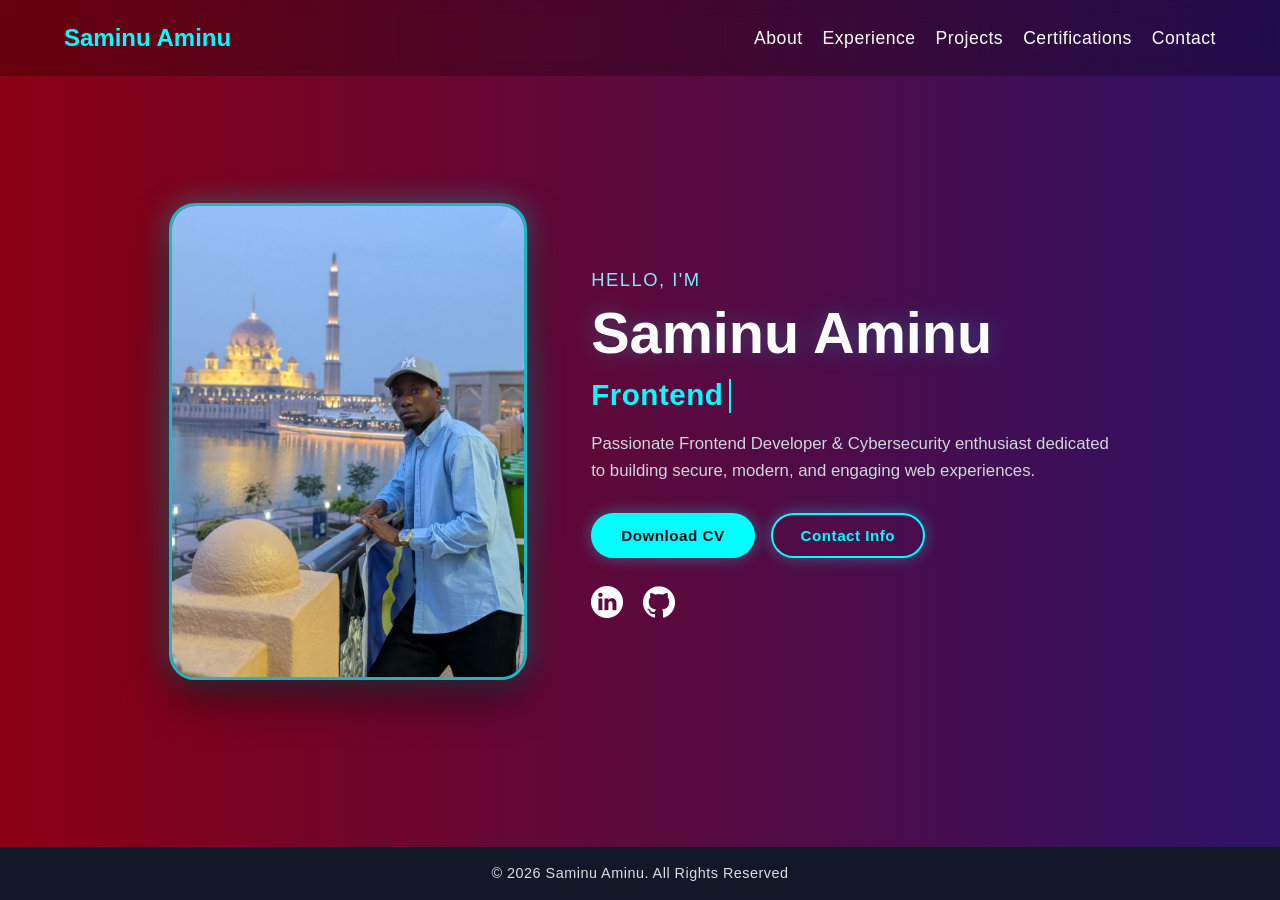
<file: index.html>
<!DOCTYPE html>
<html lang="en">
<head>
  <meta charset="UTF-8" />
  <meta name="viewport" content="width=device-width, initial-scale=1.0" />
  <title>Saminu Aminu | Home</title>
  <link rel="stylesheet" href="style.css" />
  <script src="script.js" defer></script>
</head>
<body>
  <nav id="desktop-nav">
    <div class="logo" style="color:aqua;">Saminu Aminu</div>
    <ul class="nav-links">
      <li><a href="about.html">About</a></li>
      <li><a href="experience.html">Experience</a></li>
      <li><a href="projects.html">Projects</a></li>
      <li><a href="projects.html#certifications">Certifications</a></li>
      <li><a href="contact.html">Contact</a></li>
    </ul>
    <div class="mobile-nav">
      <div class="hamburger-icon" onclick="toggleMenu()">
        <span></span>
        <span></span>
        <span></span>
      </div>
      <ul class="menu-links">
        <li><a href="about.html">About</a></li>
        <li><a href="experience.html">Experience</a></li>
        <li><a href="projects.html">Projects</a></li>
        <li><a href="projects.html#certifications">Certifications</a></li>
        <li><a href="contact.html">Contact</a></li>
      </ul>
    </div>
  </nav>

  <section id="profile" class="reveal">
    <div class="section__pic-container">
      <img src="./assets/Sameen1.jpg" class="pics" alt="Saminu Aminu - Profile Picture" fetchpriority="high" />
    </div>
    <div class="section__text">
      <p class="section__text__p1">Hello, I'm</p>
      <h1 class="title">Saminu Aminu</h1>
      <p class="section__text__p2"></p>
      <p class="section__text__bio">Passionate Frontend Developer & Cybersecurity enthusiast dedicated to building secure, modern, and engaging web experiences.</p>
      <div class="btn-container">
        <button class="btn" onclick="window.open('./assets/My_Resume.pdf')">Download CV</button>
        <button class="btn btn-secondary" onclick="location.href='contact.html'">Contact Info</button>
      </div>
      <div id="socials-container">
        <img src="./assets/linkedin.png" class="icon" alt="LinkedIn" onclick="window.open('https://www.linkedin.com/in/saminu-aminu-ba86232ab/')" />
        <img src="./assets/github.png" class="icon" alt="GitHub" onclick="window.open('https://github.com/Sameen012')" />
      </div>
    </div>
  </section>

  <footer>
    <p>© <span id="year"></span> Saminu Aminu. All Rights Reserved</p>
  </footer>
</body>
</html>
</file>
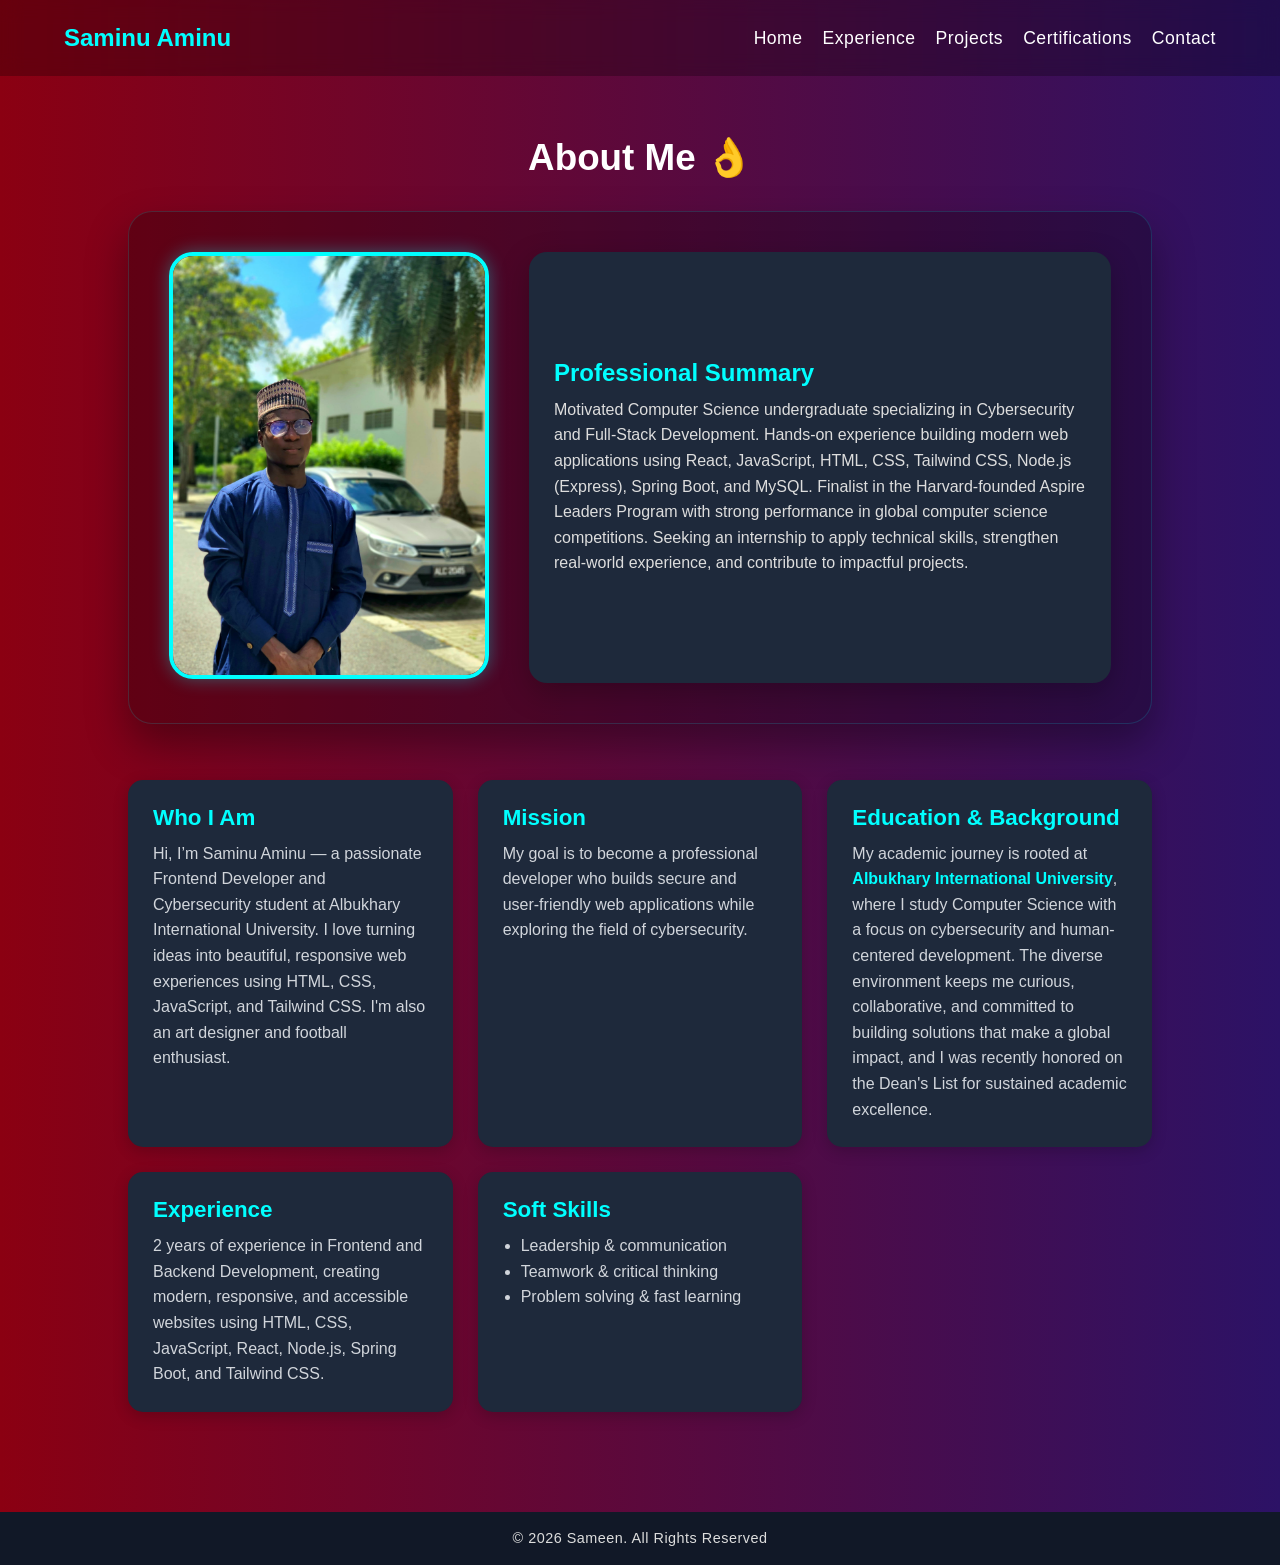
<file: about.html>
<!DOCTYPE html>
<html lang="en">
<head>
  <meta charset="UTF-8" />
  <meta name="viewport" content="width=device-width, initial-scale=1.0" />
  <title>About | Saminu Aminu</title>
  <link rel="stylesheet" href="style.css" />
</head>

<body>
  <nav id="desktop-nav">
    <div class="logo">Saminu Aminu</div>
    <ul class="nav-links">
      <li><a href="index.html">Home</a></li>
      <li><a href="experience.html">Experience</a></li>
      <li><a href="projects.html">Projects</a></li>
      <li><a href="projects.html#certifications">Certifications</a></li>
      <li><a href="contact.html">Contact</a></li>
    </ul>
    <div class="mobile-nav">
      <div class="hamburger-icon" onclick="toggleMenu()">
        <span></span>
        <span></span>
        <span></span>
      </div>
      <ul class="menu-links">
        <li><a href="index.html">Home</a></li>
        <li><a href="experience.html">Experience</a></li>
        <li><a href="projects.html">Projects</a></li>
        <li><a href="projects.html#certifications">Certifications</a></li>
        <li><a href="contact.html">Contact</a></li>
      </ul>
    </div>
  </nav>

  <section id="about">
  
    <h1 class="title">About Me 👌</h1>

    <div class="about-hero">
      <div class="section__pic-container hero-pic">
        <img src="./assets/Me.jpeg" alt="Saminu Aminu" class="my_pic" />
      </div>

      <div class="summary-card">
        <h2>Professional Summary</h2>
        <p>Motivated Computer Science undergraduate specializing in Cybersecurity and Full-Stack Development. Hands-on experience building modern web applications using React, JavaScript, HTML, CSS, Tailwind CSS, Node.js (Express), Spring Boot, and MySQL. Finalist in the Harvard-founded Aspire Leaders Program with strong performance in global computer science competitions. Seeking an internship to apply technical skills, strengthen real-world experience, and contribute to impactful projects.</p>
      </div>
    </div>

    <div class="about-card-container">
      <div class="about-card">
        <h2>Who I Am</h2>
        <p>Hi, I’m Saminu Aminu — a passionate Frontend Developer and Cybersecurity student at Albukhary International University. I love turning ideas into beautiful, responsive web experiences using HTML, CSS, JavaScript, and Tailwind CSS. I'm also an art designer and football enthusiast.</p>
      </div>

      <div class="about-card">
        <h2>Mission</h2>
        <p>My goal is to become a professional developer who builds secure and user-friendly web applications while exploring the field of cybersecurity.</p>
      </div>

      <div class="about-card">
        <h2>Education & Background</h2>
        <p>My academic journey is rooted at <strong style="color:aqua;">Albukhary International University</strong>, where I study Computer Science with a focus on cybersecurity and human-centered development. The diverse environment keeps me curious, collaborative, and committed to building solutions that make a global impact, and I was recently honored on the Dean's List for sustained academic excellence.</p>
      </div>

      <div class="about-card">
        <h2>Experience</h2>
        <p>2 years of experience in Frontend and Backend Development, creating modern, responsive, and accessible websites using HTML, CSS, JavaScript, React, Node.js, Spring Boot, and Tailwind CSS.</p>
      </div>

      <div class="about-card">
        <h2>Soft Skills</h2>
        <ul class="soft-skills-list">
          <li>Leadership &amp; communication</li>
          <li>Teamwork &amp; critical thinking</li>
          <li>Problem solving &amp; fast learning</li>
        </ul>
      </div>
    </div>
  </section>

  
     <footer>
    <p>© <span id="year">2025</span> Sameen. All Rights Reserved</p>
  </footer>
 <script src="script.js"></script>
</body>
</html>
</file>
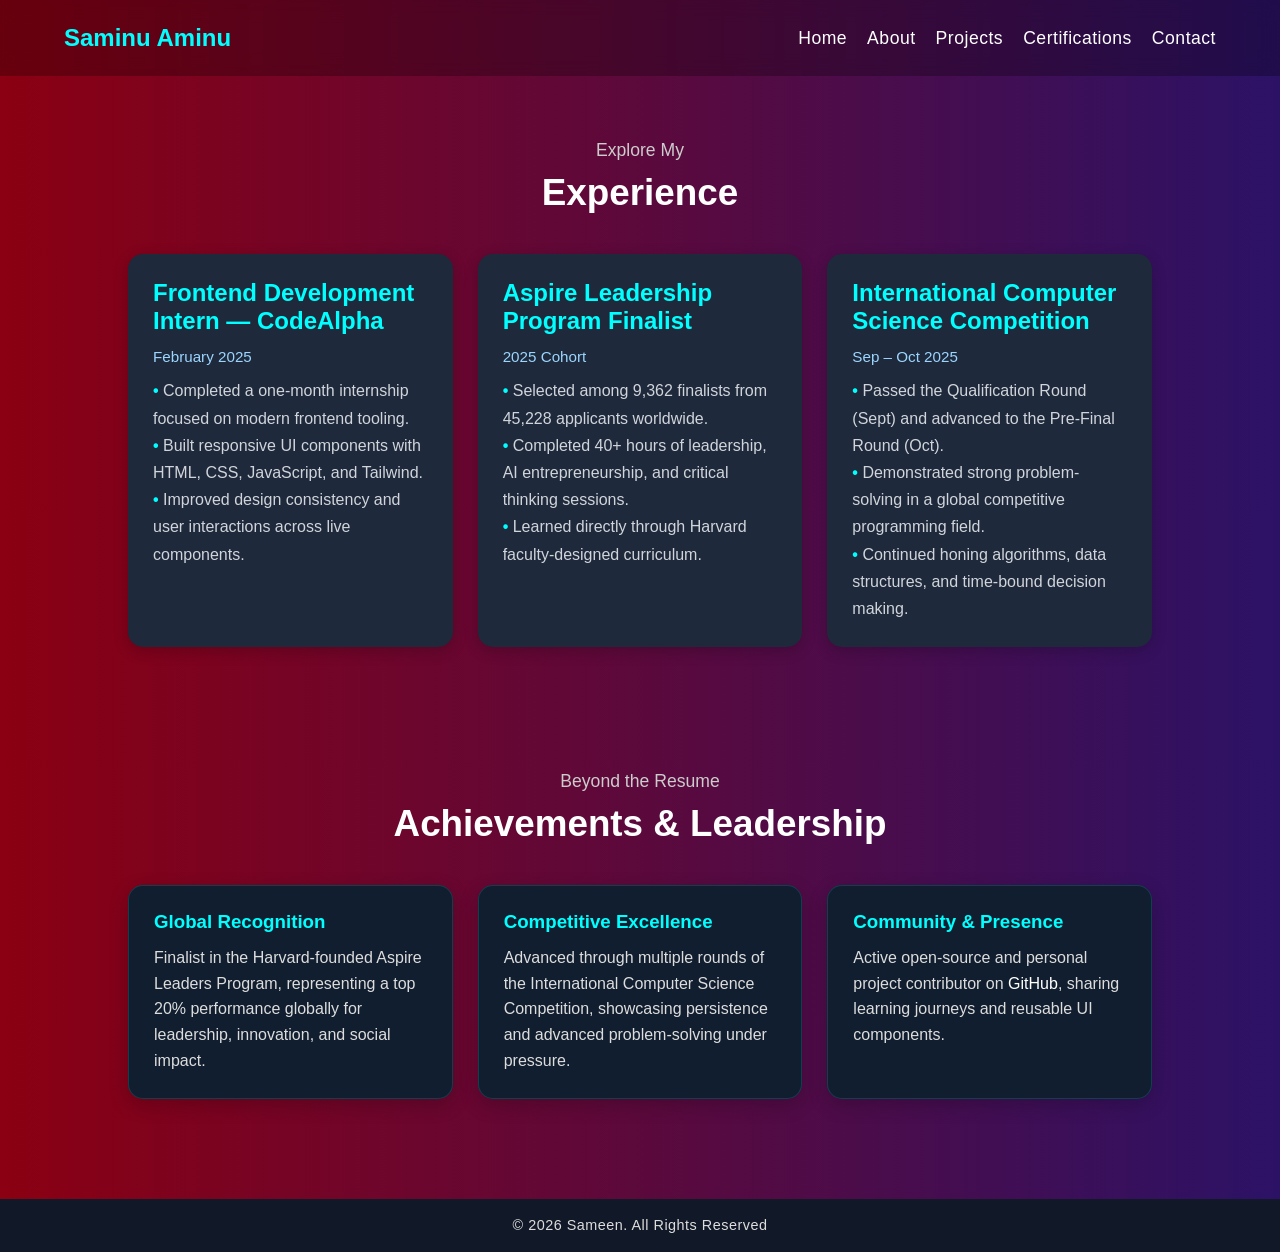
<file: experience.html>
<!DOCTYPE html>
<html lang="en">
<head>
  <meta charset="UTF-8" />
  <meta name="viewport" content="width=device-width, initial-scale=1.0" />
  <title>Experience | Saminu Aminu</title>
  <link rel="stylesheet" href="style.css" />
</head>

<body>
  <nav id="desktop-nav">
    <div class="logo">Saminu Aminu</div>
    <ul class="nav-links">
      <li><a href="index.html">Home</a></li>
      <li><a href="about.html">About</a></li>
      <li><a href="projects.html">Projects</a></li>
      <li><a href="projects.html#certifications">Certifications</a></li>
      <li><a href="contact.html">Contact</a></li>
    </ul>
    <div class="mobile-nav">
      <div class="hamburger-icon" onclick="toggleMenu()">
        <span></span>
        <span></span>
        <span></span>
      </div>
      <ul class="menu-links">
        <li><a href="index.html">Home</a></li>
        <li><a href="about.html">About</a></li>
        <li><a href="projects.html">Projects</a></li>
        <li><a href="projects.html#certifications">Certifications</a></li>
        <li><a href="contact.html">Contact</a></li>
      </ul>
    </div>
  </nav>

  <section id="experience">
    <p class="section__text__p1">Explore My</p>
    <h1 class="title">Experience</h1>

    <div class="experience-card-container">
      <div class="experience-card">
        <h2>Frontend Development Intern — CodeAlpha</h2>
        <p class="experience-date">February 2025</p>
        <ul>
          <li>Completed a one-month internship focused on modern frontend tooling.</li>
          <li>Built responsive UI components with HTML, CSS, JavaScript, and Tailwind.</li>
          <li>Improved design consistency and user interactions across live components.</li>
        </ul>
      </div>

      <div class="experience-card">
        <h2>Aspire Leadership Program Finalist</h2>
        <p class="experience-date">2025 Cohort</p>
        <ul>
          <li>Selected among 9,362 finalists from 45,228 applicants worldwide.</li>
          <li>Completed 40+ hours of leadership, AI entrepreneurship, and critical thinking sessions.</li>
          <li>Learned directly through Harvard faculty-designed curriculum.</li>
        </ul>
      </div>

      <div class="experience-card">
        <h2>International Computer Science Competition</h2>
        <p class="experience-date">Sep – Oct 2025</p>
        <ul>
          <li>Passed the Qualification Round (Sept) and advanced to the Pre-Final Round (Oct).</li>
          <li>Demonstrated strong problem-solving in a global competitive programming field.</li>
          <li>Continued honing algorithms, data structures, and time-bound decision making.</li>
        </ul>
      </div>
    </div>
  </section>

  <section id="achievements">
    <p class="section__text__p1">Beyond the Resume</p>
    <h1 class="title">Achievements &amp; Leadership</h1>
    <div class="achievement-card-container">
      <article class="achievement-card">
        <h3>Global Recognition</h3>
        <p>Finalist in the Harvard-founded Aspire Leaders Program, representing a top 20% performance globally for leadership, innovation, and social impact.</p>
      </article>
      <article class="achievement-card">
        <h3>Competitive Excellence</h3>
        <p>Advanced through multiple rounds of the International Computer Science Competition, showcasing persistence and advanced problem-solving under pressure.</p>
      </article>
      <article class="achievement-card">
        <h3>Community &amp; Presence</h3>
        <p>Active open-source and personal project contributor on <a href="https://github.com/Sameen012" target="_blank" rel="noreferrer">GitHub</a>, sharing learning journeys and reusable UI components.</p>
      </article>
    </div>
  </section>

  <footer>
    <p>© <span id="year">2025</span> Sameen. All Rights Reserved</p>
  </footer>
<script src="script.js"></script>
</body>
</html>
</file>
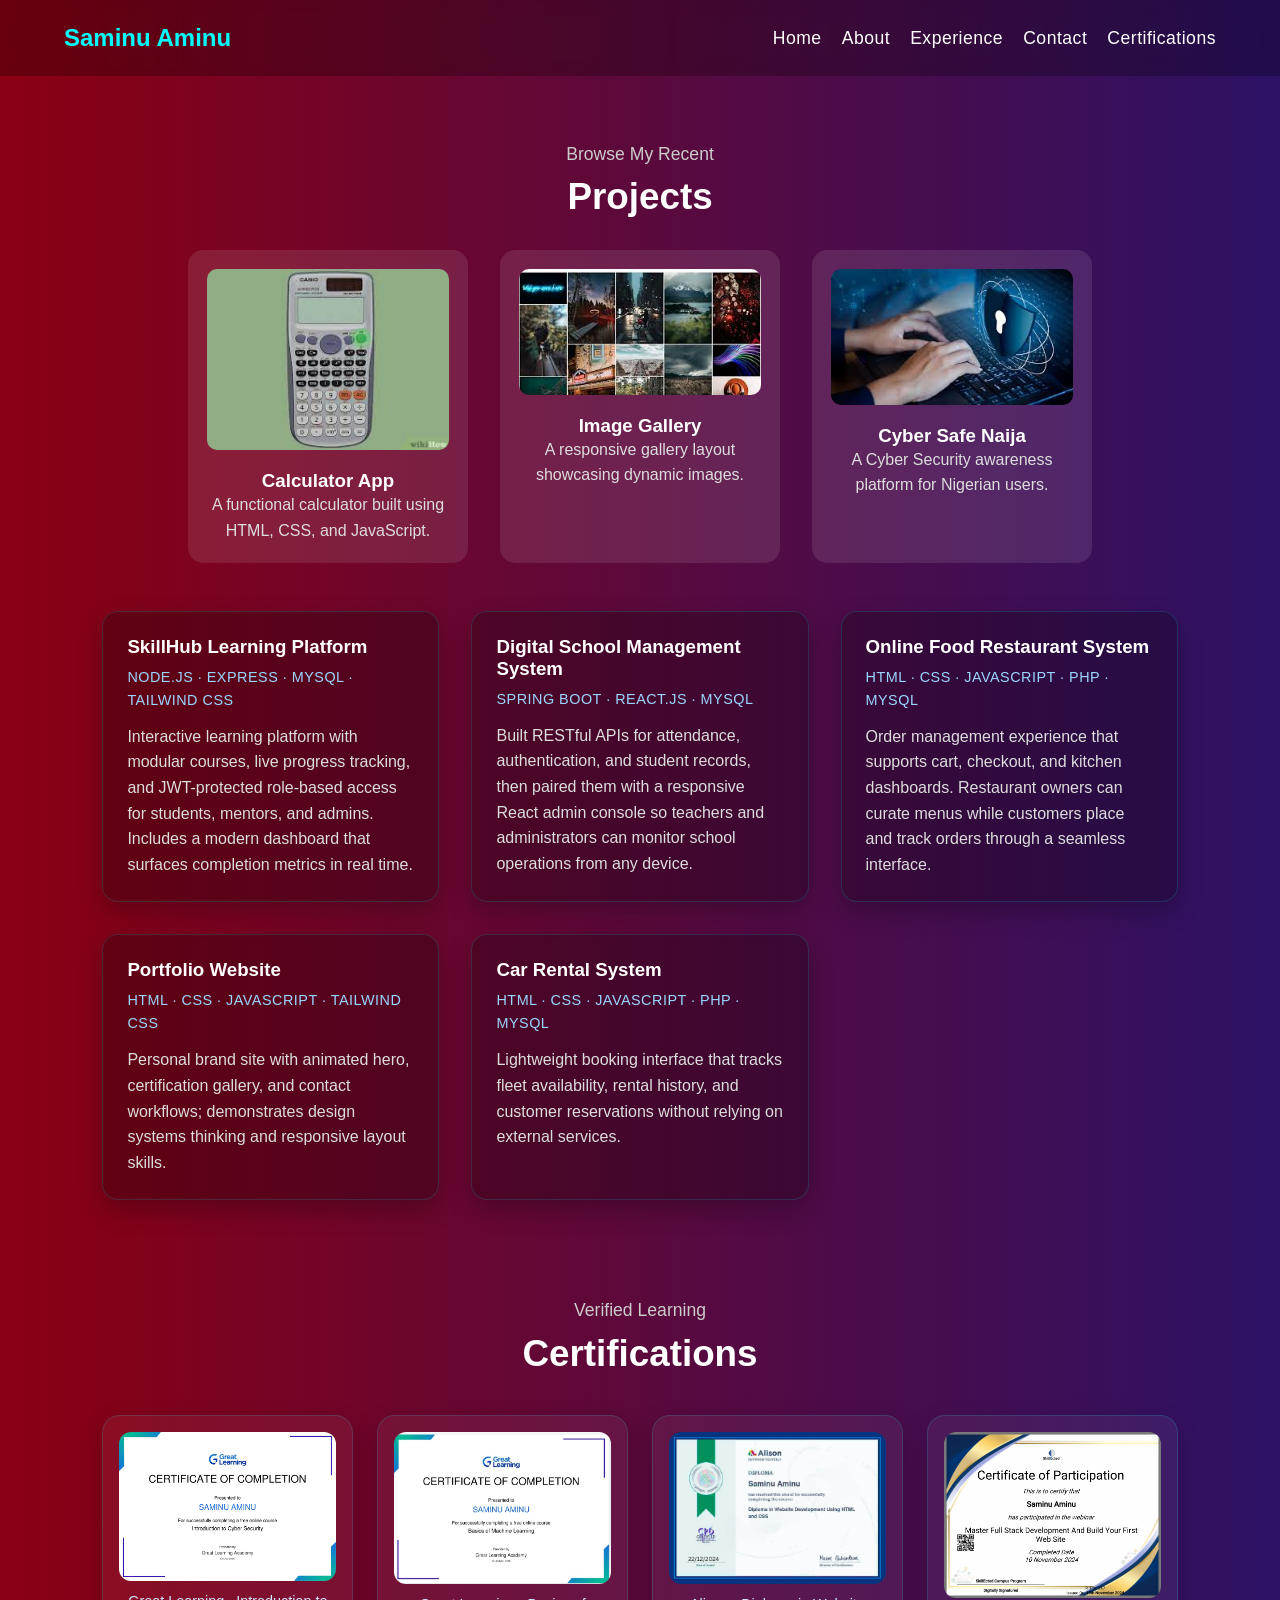
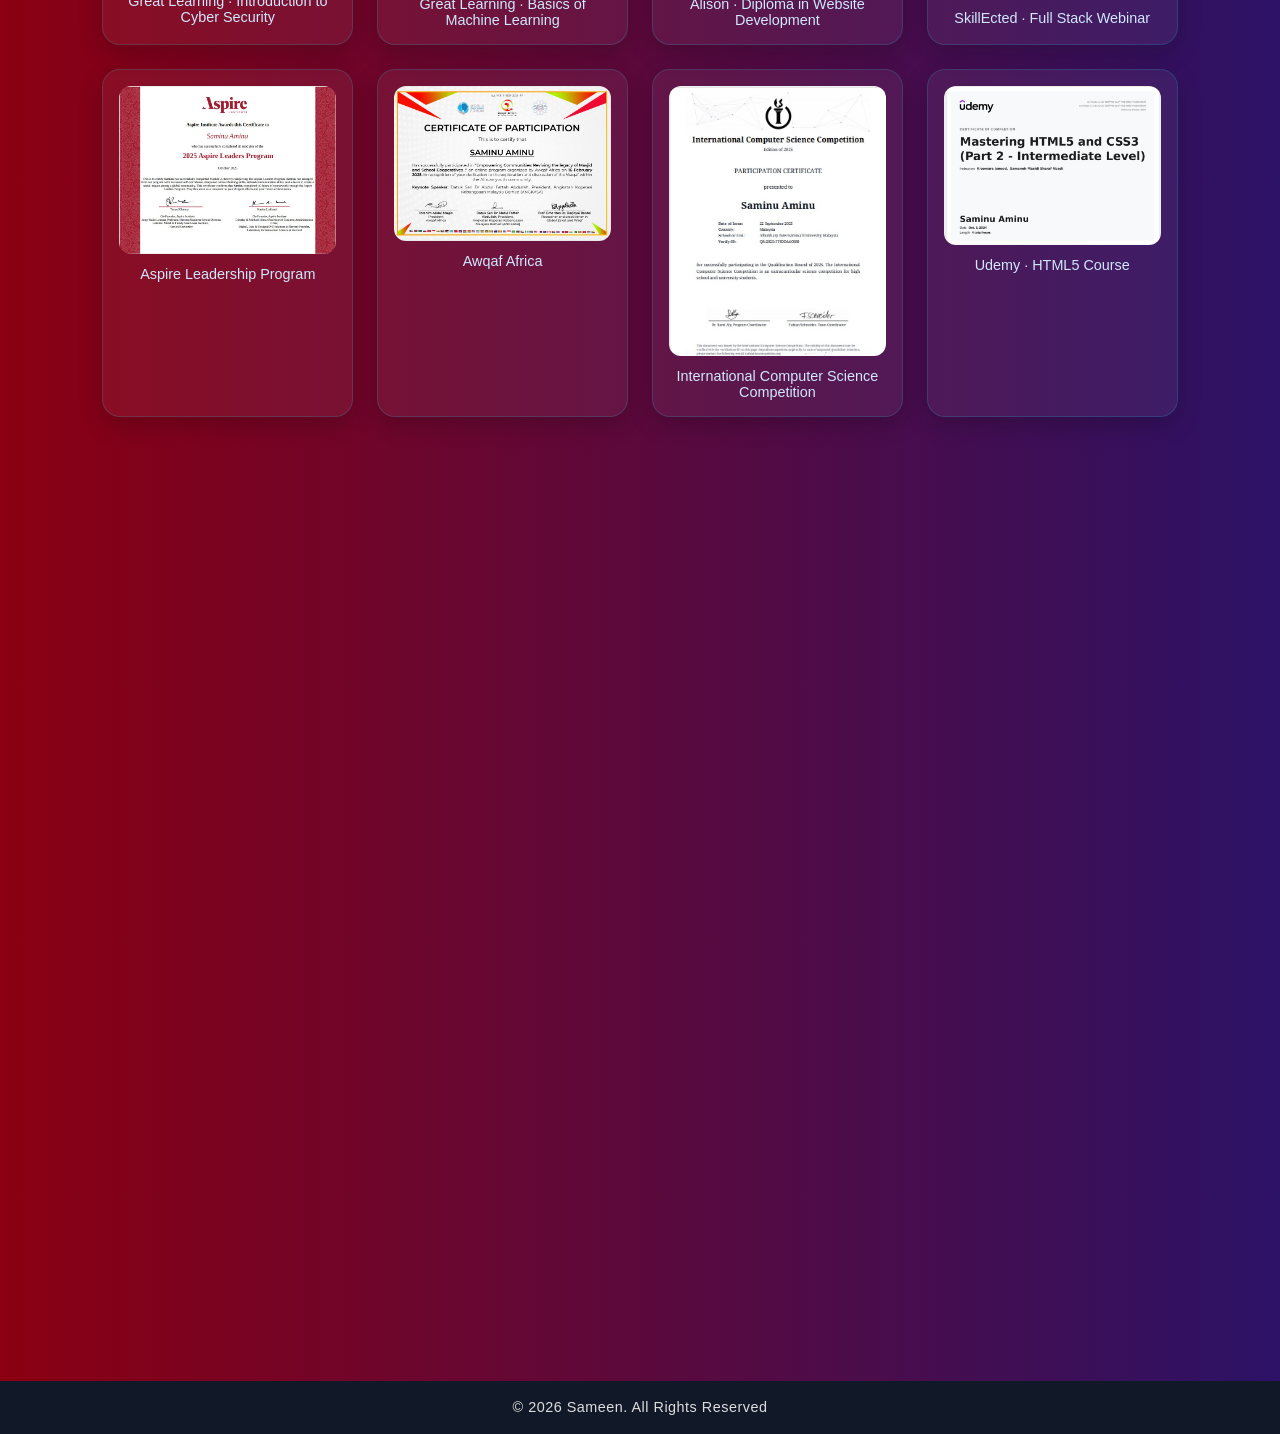
<file: projects.html>
<!DOCTYPE html>
<html lang="en">
<head>
  <meta charset="UTF-8" />
  <meta name="viewport" content="width=device-width, initial-scale=1.0" />
  <title>Projects | Saminu Aminu</title>
  <link rel="stylesheet" href="style.css" />
  <style>
  body {
    animation: fadeIn 0.8s ease;
  }
  @keyframes fadeIn {
    from { opacity: 0; transform: translateY(10px); }
    to { opacity: 1; transform: translateY(0); }
  }
</style>
</head>
<body>
  <nav id="desktop-nav">
    <div class="logo" style="color:aqua;">Saminu Aminu</div>
    <ul class="nav-links">
      <li><a href="index.html">Home</a></li>
      <li><a href="about.html">About</a></li>
      <li><a href="experience.html">Experience</a></li>
      <li><a href="contact.html">Contact</a></li>
      <li><a href="projects.html#certifications">Certifications</a></li>
    </ul>
    <div class="mobile-nav">
      <div class="hamburger-icon" onclick="toggleMenu()">
        <span></span>
        <span></span>
        <span></span>
      </div>
      <ul class="menu-links">
        <li><a href="index.html">Home</a></li>
        <li><a href="about.html">About</a></li>
        <li><a href="experience.html">Experience</a></li>
        <li><a href="projects.html#certifications">Certifications</a></li>
        <li><a href="contact.html">Contact</a></li>
      </ul>
    </div>
  </nav>

  <section id="projects">
    <p class="section__text__p1">Browse My Recent</p>
    <h1 class="title">Projects</h1>
    <div class="projects-container">
      <div class="project-card reveal">
   <a href="https://calculator-project-0r46.onrender.com/">
     <img src="./assets/Calculator.jpeg" alt="Calculator project" class="project-img">
   </a>
   <h3>Calculator App</h3>
   <p>A functional calculator built using HTML, CSS, and JavaScript.</p>
</div>

      <div class="project-card reveal">
       <a href="https://sameen012.github.io/Image_Gallery/"> <img src="./assets/Image_Gallery.jpeg" alt="Image Gallery" class="project-img"></a>
        <h3>Image Gallery</h3>
        <p>A responsive gallery layout showcasing dynamic images.</p>
      </div>

       <div class="project-card reveal">
       <a href="https://cybersafe-naija-client.onrender.com/"> <img src="./assets/Cyber-Safe.jpg" alt="Cyber Safe Naija" class="project-img"></a>
        <h3>Cyber Safe Naija</h3>
        <p>A Cyber Security awareness platform for Nigerian users.</p>
      </div>

    </div>

    <div class="project-writeups">
      <article>
        <h3>SkillHub Learning Platform</h3>
        <p class="tech-stack">Node.js · Express · MySQL · Tailwind CSS</p>
        <p>Interactive learning platform with modular courses, live progress tracking, and JWT-protected role-based access for students, mentors, and admins. Includes a modern dashboard that surfaces completion metrics in real time.</p>
      </article>

      <article>
        <h3>Digital School Management System</h3>
        <p class="tech-stack">Spring Boot · React.js · MySQL</p>
        <p>Built RESTful APIs for attendance, authentication, and student records, then paired them with a responsive React admin console so teachers and administrators can monitor school operations from any device.</p>
      </article>

      <article>
        <h3>Online Food Restaurant System</h3>
        <p class="tech-stack">HTML · CSS · JavaScript · PHP · MySQL</p>
        <p>Order management experience that supports cart, checkout, and kitchen dashboards. Restaurant owners can curate menus while customers place and track orders through a seamless interface.</p>
      </article>

      <article>
        <h3>Portfolio Website</h3>
        <p class="tech-stack">HTML · CSS · JavaScript · Tailwind CSS</p>
        <p>Personal brand site with animated hero, certification gallery, and contact workflows; demonstrates design systems thinking and responsive layout skills.</p>
      </article>

      <article>
        <h3>Car Rental System</h3>
        <p class="tech-stack">HTML · CSS · JavaScript · PHP · MySQL</p>
        <p>Lightweight booking interface that tracks fleet availability, rental history, and customer reservations without relying on external services.</p>
      </article>
    </div>
  </section>

  <section id="certifications">
    <p class="section__text__p1">Verified Learning</p>
    <h1 class="title">Certifications</h1>
    <div class="cert-gallery">
      <figure>
        <img src="./assets/certifications/Introduction to cyber security.jpg" alt="Introduction to Cyber Security certificate preview" />
        <figcaption>Great Learning · Introduction to Cyber Security</figcaption>
      </figure>
      <figure>
        <img src="./assets/certifications/Machine L certificate.jpg" alt="Basics of Machine Learning certificate preview" />
        <figcaption>Great Learning · Basics of Machine Learning</figcaption>
      </figure>
      <figure>
        <img src="./assets/certifications/Diploma In Web Dev.png" alt="Diploma in Website Development certificate preview" />
        <figcaption>Alison · Diploma in Website Development</figcaption>
      </figure>
      <figure>
        <img src="./assets/certifications/Skill_Elected.png" alt="SkillEcted Full Stack webinar certificate preview" />
        <figcaption>SkillEcted · Full Stack Webinar</figcaption>
      </figure>
      <figure>
        <img src="./assets/certifications/Aspire_Leadership.jpg" alt="Aspire Leadership Program certificate preview" />
        <figcaption>Aspire Leadership Program</figcaption>
      </figure>
      <figure>
        <img src="./assets/certifications/Awqaf_Africa.jpg" alt="Awqaf Africa certificate preview" />
        <figcaption>Awqaf Africa</figcaption>
      </figure>
      <figure>
        <img src="./assets/certifications/International_Competition.jpg" alt="International Competition certificate preview" />
        <figcaption>International Computer Science Competition</figcaption>
      </figure>
      <figure>
        <img src="./assets/certifications/Html5_Udemy.jpg" alt="HTML5 Udemy certificate preview" />
        <figcaption>Udemy · HTML5 Course</figcaption>
      </figure>
      <figure>
        <img src="./assets/certifications/Intro_to_linkedIn.jpg" alt="Introduction to LinkedIn Learning certificate preview" />
        <figcaption>LinkedIn Learning · Introduction to LinkedIn Learning</figcaption>
      </figure>
      <figure>
        <img src="./assets/certifications/Internship.png" alt="Frontend Development Internship certificate preview" />
        <figcaption>Code CodeAlpha · Frontend Development Internship</figcaption>
      </figure>
      <figure>
        <img src="./assets/certifications/Uinathena.jpg" alt="Uinathena certificate preview" />
        <figcaption>Uinathena Cyber Attack & Threat</figcaption>
      </figure>
    </div>
    <div class="certifications-container">  
      <article class="cert-card reveal">
  <h3>Introduction to Cyber Security</h3>
  <p class="cert-provider">Great Learning Academy · Jul 2024</p>
  <span class="cert-tag">Course Certificate</span>
</article>

      <article class="cert-card">
        <h3>Basics of Machine Learning</h3>
        <p class="cert-provider">Great Learning Academy · Oct 2024</p>
        <p>Built intuition for supervised vs. unsupervised learning, model evaluation, and how to apply ML ideas inside frontend-friendly workflows.</p>
        <span class="cert-tag">Course Certificate</span>
      </article>

      <article class="cert-card">
        <h3>Diploma in Website Development</h3>
        <p class="cert-provider">Alison · Dec 2024</p>
        <p>Earned a diploma focused on semantic HTML, modern CSS layouts, and accessibility-first approaches for responsive products.</p>
        <span class="cert-tag">Diploma</span>
      </article>

      <article class="cert-card">
        <h3>Master Full Stack Development Webinar</h3>
        <p class="cert-provider">SkillEcted Campus Program · Nov 2024</p>
        <p>Participated in a hands-on webinar that walked through shipping a full-stack app from UI planning to deployment.</p>
        <span class="cert-tag">Webinar</span>
      </article>

      <article class="cert-card">
        <h3>Frontend Development Internship</h3>
        <p class="cert-provider">CodeAlpha · Feb 2025</p>
        <p>Completed a month-long virtual internship delivering production-ready UI components and collaborating with mentors.</p>
        <span class="cert-tag">Internship</span>
      </article>
    </div>
  </section>
  <footer>
    <p>© <span id="year"></span> Sameen. All Rights Reserved</p>
  </footer>

<script src="script.js"></script>
</body>
</html>
</file>
<file: style.css>
/* === GLOBAL SETTINGS === */
* {
  margin: 0;
  padding: 0;
  box-sizing: border-box;
  font-family: 'Poppins', sans-serif;
  scroll-behavior: smooth;
}

body {
  min-height: 100vh;
  background: linear-gradient(90deg, #8b0012, #2c1266);
  color: white;
  display: flex;
  flex-direction: column;
  justify-content: space-between;
}

:root {
  --glow-color: #00ffff;
  --glass-bg: rgba(5, 6, 11, 0.85);
  --nav-glass: rgba(0, 0, 0, 0.25);
}

/* === MOTION SYSTEM === */
@keyframes navDrop {
  from { opacity: 0; transform: translateY(-30px); }
  to { opacity: 1; transform: translateY(0); }
}

@keyframes heroFloat {
  0% { transform: translateY(0) scale(1); }
  50% { transform: translateY(-8px) scale(1.02); }
  100% { transform: translateY(4px) scale(1); }
}

@keyframes portraitPulse {
  0% { box-shadow: 0 8px 24px rgba(0, 255, 255, 0.08); border-color: rgba(0, 255, 255, 0.2); }
  50% { box-shadow: 0 14px 32px rgba(0, 255, 255, 0.25); border-color: rgba(0, 255, 255, 0.45); }
  100% { box-shadow: 0 10px 28px rgba(0, 255, 255, 0.12); border-color: rgba(0, 255, 255, 0.35); }
}

@keyframes cardPulse {
  0% { box-shadow: 0 25px 45px rgba(0, 0, 0, 0.25); border-color: rgba(0, 255, 255, 0.08); }
  50% { box-shadow: 0 35px 55px rgba(0, 0, 0, 0.35); border-color: rgba(0, 255, 255, 0.22); }
  100% { box-shadow: 0 25px 45px rgba(0, 0, 0, 0.25); border-color: rgba(0, 255, 255, 0.08); }
}

@keyframes chipGlow {
  0% { box-shadow: 0 0 0 rgba(0, 255, 255, 0); }
  50% { box-shadow: 0 0 18px rgba(0, 255, 255, 0.35); }
  100% { box-shadow: 0 0 0 rgba(0, 255, 255, 0); }
}

@keyframes buttonShine {
  0% { box-shadow: 0 0 0 rgba(0, 255, 255, 0); }
  60% { box-shadow: 0 0 18px rgba(0, 255, 255, 0.5); }
  100% { box-shadow: 0 0 0 rgba(0, 255, 255, 0); }
}

.animate-on-scroll {
  opacity: 0;
  transform: translateY(40px);
  transition: opacity 0.9s ease, transform 0.9s ease;
}

.animate-on-scroll.in-view {
  opacity: 1;
  transform: translateY(0);
}

@media (prefers-reduced-motion: reduce) {
  *, *::before, *::after {
    animation-duration: 0.001ms !important;
    animation-iteration-count: 1 !important;
    transition-duration: 0.001ms !important;
  }

  .animate-on-scroll {
    opacity: 1 !important;
    transform: none !important;
  }
}

h1, h2, h3 {
  font-weight: 600;
}

a {
  text-decoration: none;
  color: white;
  transition: 0.3s;
}

a:hover {
  color: #00ffff;
  text-shadow: 0 0 5px #00ffff;
}

/* === NAVBAR === */
#desktop-nav {
  display: flex;
  justify-content: space-between;
  align-items: center;
  padding: 1.5rem 4rem;
  background: rgba(0, 0, 0, 0.25);
  backdrop-filter: blur(10px);
  position: sticky;
  top: 0;
  z-index: 100;
  gap: 1.5rem;
  flex-wrap: wrap;
  animation: navDrop 0.9s ease-out both;
}

.logo {
  font-size: 1.6rem;
  font-weight: bold;
}

.nav-links {
  list-style: none;
  display: flex;
  gap: 3rem;
  flex-wrap: wrap;
  justify-content: center;
}

.mobile-nav {
  margin-left: auto;
  display: none;
  position: relative;
}

.hamburger-icon {
  width: 35px;
  height: 28px;
  display: flex;
  flex-direction: column;
  justify-content: space-between;
  cursor: pointer;
}

.hamburger-icon span {
  display: block;
  height: 4px;
  background: #00ffff;
  border-radius: 5px;
  transition: transform 0.3s ease, opacity 0.3s ease;
}

.hamburger-icon.open span:nth-child(1) {
  transform: translateY(12px) rotate(45deg);
}

.hamburger-icon.open span:nth-child(2) {
  opacity: 0;
}

.hamburger-icon.open span:nth-child(3) {
  transform: translateY(-12px) rotate(-45deg);
}

.menu-links {
  list-style: none;
  position: absolute;
  top: 40px;
  right: 0;
  background: rgba(0, 0, 0, 0.9);
  border-radius: 10px;
  padding: 1rem 1.5rem;
  display: none;
  flex-direction: column;
  gap: 0.75rem;
  min-width: 180px;
}

.menu-links li a {
  font-size: 1rem;
}

.menu-links.open {
  display: flex;
}

.nav-links li a {
  font-size: 1.1rem;
  letter-spacing: 0.5px;
  position: relative;
}

/* Animated underline on hover */
.nav-links li a::after {
  content: '';
  position: absolute;
  left: 0;
  bottom: -6px;
  width: 0%;
  height: 2px;
  background-color: #00ffff;
  transition: width 0.3s ease;
}

.nav-links li a:hover::after {
  width: 100%;
}

/* === SECTIONS === */
section {
  padding: 4rem 8%;
  text-align: center;
}

.section__text__p1 {
  color: #cccccc;
  font-size: 1.1rem;
  margin-bottom: 0.5rem;
}
.section__text__p2 {
  color: #cccccc;
  font-size: 3.1rem;
  margin-bottom: 0.5rem;
}

.title {
  font-size: 1.5rem;
  margin-bottom: 1.5rem;
  color: #fff;
}

p {
  color: #ddd;
  line-height: 1.6;
}

/* === HOME PAGE (HERO PROFILE) === */
#profile {
  display: flex;
  flex-direction: row;
  align-items: center;
  justify-content: center;
  gap: clamp(2.5rem, 5vw, 5rem);
  min-height: calc(85vh - 90px);
  padding: 3rem 8%;
  max-width: 1200px;
  margin: 0 auto;
  text-align: left;
}

#profile .section__pic-container {
  position: relative;
  display: flex;
  justify-content: center;
  align-items: center;
  margin: 0;
  flex-shrink: 0;
}

#profile .section__pic-container::before {
  content: "";
  position: absolute;
  inset: -14px;
  background: radial-gradient(circle, rgba(0, 255, 255, 0.3) 0%, rgba(139, 0, 18, 0) 70%);
  border-radius: 36px;
  filter: blur(20px);
  z-index: 0;
  pointer-events: none;
}

#profile .section__pic-container img,
#profile .pics {
  position: relative;
  z-index: 1;
  width: clamp(260px, 28vw, 360px);
  height: auto;
  aspect-ratio: 3 / 4;
  object-fit: cover;
  object-position: center 20%;
  border-radius: 26px;
  border: 3.5px solid rgba(0, 255, 255, 0.7);
  box-shadow: 
    0 20px 40px rgba(0, 0, 0, 0.5),
    0 0 30px rgba(0, 255, 255, 0.35);
  margin-bottom: 0;
  animation: heroFloat 8s ease-in-out infinite;
  transition: transform 0.4s ease, box-shadow 0.4s ease, border-color 0.4s ease;
}

#profile .section__pic-container img:hover,
#profile .pics:hover {
  transform: translateY(-6px) scale(1.02);
  box-shadow: 
    0 25px 50px rgba(0, 0, 0, 0.6),
    0 0 45px rgba(0, 255, 255, 0.55);
  border-color: #00ffff;
}

#profile .section__text {
  flex: 1;
  max-width: 580px;
  text-align: left;
  display: flex;
  flex-direction: column;
  align-items: flex-start;
  justify-content: center;
}

#profile .section__text__p1 {
  color: #7fe8ff;
  font-size: 1.15rem;
  font-weight: 500;
  letter-spacing: 1.5px;
  margin-bottom: 0.35rem;
  text-transform: uppercase;
}

#profile .title {
  font-size: clamp(2.4rem, 4.5vw, 3.8rem);
  font-weight: 700;
  color: #ffffff;
  margin-bottom: 0.6rem;
  line-height: 1.15;
  text-shadow: 0 0 25px rgba(0, 255, 255, 0.25);
}

#profile .section__text__p2 {
  font-size: clamp(1.3rem, 2.5vw, 1.85rem);
  color: #00ffff;
  font-weight: 600;
  min-height: 2.4rem;
  line-height: 1.3;
  margin-bottom: 1rem;
  letter-spacing: 0.5px;
  display: inline-flex;
  align-items: center;
}

#profile .section__text__p2::after {
  content: "";
  display: inline-block;
  width: 2px;
  height: 1.15em;
  background-color: #00ffff;
  margin-left: 6px;
  animation: cursorBlink 0.9s infinite;
}

@keyframes cursorBlink {
  0%, 100% { opacity: 1; }
  50% { opacity: 0; }
}

#profile .section__text__bio {
  color: #d1d5db;
  font-size: 1.05rem;
  line-height: 1.6;
  margin-bottom: 1.75rem;
  max-width: 520px;
}

#profile .btn-container {
  display: flex;
  gap: 1rem;
  margin: 0 0 1.5rem 0;
  flex-wrap: wrap;
}

#profile .btn {
  margin: 0;
  padding: 12px 28px;
  font-size: 0.95rem;
  border-radius: 999px;
  font-weight: 600;
  letter-spacing: 0.5px;
  background: #00ffff;
  color: #0d1117;
  border: 2px solid #00ffff;
  cursor: pointer;
  transition: all 0.3s ease;
  box-shadow: 0 0 15px rgba(0, 255, 255, 0.35);
}

#profile .btn-secondary {
  background: transparent;
  color: #00ffff;
}

#profile .btn:hover {
  background: #7fe8ff;
  color: #0d1117;
  transform: translateY(-3px);
  box-shadow: 0 0 25px rgba(0, 255, 255, 0.6);
}

#profile .btn-secondary:hover {
  background: rgba(0, 255, 255, 0.15);
  color: #ffffff;
  border-color: #00ffff;
}

#profile #socials-container {
  display: flex;
  align-items: center;
  gap: 1.25rem;
  margin-top: 0.25rem;
}

#profile .icon {
  margin: 0;
  width: 32px;
  height: 32px;
  filter: brightness(0) invert(1);
  transition: transform 0.3s ease, filter 0.3s ease;
}

#profile .icon:hover {
  transform: translateY(-3px) scale(1.15);
  filter: drop-shadow(0 0 8px #00ffff);
}

/* === BUTTONS === */
.btn-container {
  margin-top: 1.5rem;
}

.btn {
  border: 2px solid #00ffff;
  background: transparent;
  color: #00ffff;
  padding: 10px 25px;
  border-radius: 25px;
  margin: 0 10px;
  font-weight: 500;
  transition: 0.3s;
}

.btn:hover {
  background-color: #00ffff;
  color: #121212;
  box-shadow: 0 0 10px #00ffff;
}

.contact-submit {
  width: 100%;
  margin: 0;
}

.contact-hint {
  display: block;
  margin-top: 0.35rem;
  font-size: 0.8rem;
  color: #94a3b8;
  text-align: center;
}

/* === ICONS === */
.icon {
  width: 30px;
  height: 30px;
  margin: 10px;
  cursor: pointer;
  filter: brightness(0) invert(1);
  transition: 0.3s;
}

.icon:hover {
  transform: scale(1.1);
  filter: drop-shadow(0 0 6px #00ffff);
}

/* === PROJECTS === */
.projects-container {
  display: flex;
  flex-wrap: wrap;
  justify-content: center;
  gap: 2rem;
  margin-top: 2rem;
}

.project-card {
  background: rgba(255, 255, 255, 0.1);
  border-radius: 15px;
  width: 280px;
  padding: 1.2rem;
  transition: 0.3s;
  animation: cardPulse 14s ease-in-out infinite;
}

.project-card:hover {
  transform: translateY(-5px);
  box-shadow: 0 0 15px rgba(0,255,255,0.3);
}

.project-img {
  width: 100%;
  border-radius: 10px;
  margin-bottom: 1rem;
}

.project-pill {
  display: inline-block;
  padding: 0.2rem 0.75rem;
  border-radius: 999px;
  background: rgba(0, 255, 255, 0.15);
  color: #7fe8ff;
  font-size: 0.85rem;
  letter-spacing: 0.5px;
  margin-bottom: 0.8rem;
}

.project-writeups {
  margin-top: 3rem;
  display: grid;
  grid-template-columns: repeat(auto-fit, minmax(280px, 1fr));
  gap: 2rem;
  text-align: left;
}

.project-writeups article {
  background: rgba(0, 0, 0, 0.25);
  border-radius: 16px;
  padding: 1.5rem;
  box-shadow: 0 10px 25px rgba(0, 0, 0, 0.25);
  border: 1px solid rgba(0, 255, 255, 0.15);
  animation: cardPulse 16s ease-in-out infinite;
}

.project-writeups h3 {
  margin-bottom: 0.5rem;
}

.tech-stack {
  color: #9bd6ff;
  font-size: 0.9rem;
  letter-spacing: 0.5px;
  text-transform: uppercase;
  margin-bottom: 0.75rem;
}

/* === CERTIFICATIONS === */
#certifications {
  padding-top: 2rem;
}

.certifications-container {
  display: grid;
  grid-template-columns: repeat(auto-fit, minmax(260px, 1fr));
  gap: 1.5rem;
  margin-top: 2rem;
}

.cert-card {
  background: rgba(0, 0, 0, 0.3);
  border-radius: 18px;
  padding: 1.5rem;
  text-align: left;
  border: 1px solid rgba(0, 255, 255, 0.2);
  box-shadow: 0 8px 25px rgba(0, 0, 0, 0.25);
  transition: transform 0.3s ease, border-color 0.3s ease;
  animation: cardPulse 15s ease-in-out infinite;
}

.cert-card:hover {
  transform: translateY(-6px);
  border-color: #00ffff;
}

.cert-card h3 {
  margin-bottom: 0.5rem;
  color: #fff;
}

.cert-provider {
  color: #8ee1ff;
  font-size: 0.95rem;
  margin-bottom: 0.75rem;
}

.cert-card p {
  color: #dfe1f0;
  margin-bottom: 0.75rem;
}

.cert-tag {
  display: inline-block;
  padding: 0.2rem 0.8rem;
  border-radius: 999px;
  background: rgba(0, 255, 255, 0.15);
  color: #00ffff;
  font-size: 0.85rem;
  letter-spacing: 0.5px;
}

.cert-gallery {
  display: grid;
  grid-template-columns: repeat(auto-fit, minmax(240px, 1fr));
  gap: 1.5rem;
  margin-top: 2.5rem;
}

.cert-gallery figure {
  background: rgba(255, 255, 255, 0.05);
  border-radius: 18px;
  padding: 1rem;
  border: 1px solid rgba(0, 255, 255, 0.15);
  box-shadow: 0 8px 25px rgba(0, 0, 0, 0.2);
  animation: cardPulse 18s ease-in-out infinite;
}

.cert-gallery img {
  width: 100%;
  border-radius: 12px;
  display: block;
}

.cert-gallery figcaption {
  margin-top: 0.75rem;
  font-size: 0.9rem;
  color: #d1e8ff;
  text-align: center;
}

/* === CONTACT === */
.contact-section {
  padding: 80px 8%;
  text-align: center;
}

.contact-subtitle {
  max-width: 640px;
  margin: 0 auto 2.25rem;
  color: #dbeafe;
  font-size: 1rem;
  line-height: 1.6;
}

.contact-grid {
  display: grid;
  grid-template-columns: repeat(auto-fit, minmax(280px, 1fr));
  gap: 2rem;
  align-items: stretch;
}

.contact-info-card,
.contact-form {
  background: rgba(5, 6, 11, 0.85);
  border-radius: 22px;
  border: 1px solid rgba(0, 255, 255, 0.08);
  padding: 1.75rem;
  box-shadow: 0 30px 60px rgba(0, 0, 0, 0.35);
  text-align: left;
}

.contact-info-card {
  animation: cardPulse 12s ease-in-out infinite;
}

.contact-info-card h3 {
  color: aqua;
  margin: 1rem 0 0.4rem;
}

.contact-info-card p {
  color: #e2e8f0;
}

.contact-portrait {
  width: 90%;
  max-width: 280px;
  border-radius: 18px;
  border: 3px solid rgba(0, 255, 255, 0.35);
  box-shadow: 0 10px 30px rgba(0, 255, 255, 0.15);
  display: block;
  margin: 0 auto 1.25rem;
  animation: portraitPulse 7s ease-in-out infinite;
}

.contact-chip-row {
  display: flex;
  flex-wrap: wrap;
  gap: 0.75rem;
  margin: 1rem 0 1.25rem;
}

.contact-chip {
  display: inline-flex;
  align-items: center;
  gap: 0.35rem;
  padding: 0.45rem 0.9rem;
  border-radius: 999px;
  border: 1px solid rgba(0, 255, 255, 0.35);
  color: #9beefb;
  font-size: 0.9rem;
  transition: background 0.25s ease, transform 0.25s ease;
  animation: chipGlow 5s ease-in-out infinite;
}

.contact-chip:nth-child(2) {
  animation-delay: 0.6s;
}

.contact-chip:nth-child(3) {
  animation-delay: 1.2s;
}

.contact-chip:hover {
  background: rgba(0, 255, 255, 0.1);
  transform: translateY(-2px);
}

.contact-meta-list {
  list-style: none;
  padding: 0;
  margin: 0 0 1.25rem;
  color: #d1d5db;
}

.contact-meta-list li {
  display: flex;
  align-items: center;
  gap: 0.5rem;
  margin-bottom: 0.45rem;
  font-size: 0.95rem;
}

.contact-meta-list i {
  color: aqua;
}

.contact-social-strip {
  display: flex;
  gap: 0.8rem;
}

.contact-social-strip a {
  width: 38px;
  height: 38px;
  border-radius: 50%;
  border: 1px solid rgba(0, 255, 255, 0.3);
  display: flex;
  align-items: center;
  justify-content: center;
  color: white;
  transition: background 0.3s ease, transform 0.3s ease;
}

.contact-social-strip a:hover {
  background: rgba(0, 255, 255, 0.15);
  transform: translateY(-3px);
}

/* === FOOTER === */
footer {
  text-align: center;
  padding: 1.5rem 0;
  background: rgba(0, 0, 0, 0.25);
  font-size: 0.9rem;
  letter-spacing: 0.5px;
}

/* General Styling */
body {
  font-family: "Poppins", sans-serif;
  background-color: #0d1117;
  color: white;
  animation: fadeIn 0.8s ease;
  margin: 0;
  padding: 0;
}

@keyframes fadeIn {
  from { opacity: 0; transform: translateY(10px); }
  to { opacity: 1; transform: translateY(0); }
}

/* Navbar */
nav {
  display: flex;
  justify-content: space-between;
  align-items: center;
  padding: 20px 50px;
  background-color: #111827;
  flex-wrap: wrap;
  gap: 1.5rem;
}

.logo {
  font-size: 1.5rem;
  font-weight: 600;
  color: aqua;
}

.nav-links {
  list-style: none;
  display: flex;
  gap: 20px;
}

.nav-links a {
  text-decoration: none;
  color: white;
  transition: color 0.3s ease;
}

.nav-links a:hover {
  color: aqua;
}

/* About Section */
section#about {
  padding: 60px 10%;
  text-align: center;
}

.title {
  font-size: 2.3rem;
  margin-bottom: 20px;
}

.section__pic-container img {
  width: 180px;
  height: 180px;
  border-radius: 50%;
  object-fit: cover;
  border: 3px solid aqua;
  margin-bottom: 25px;
  animation: heroFloat 8s ease-in-out infinite;
}

.section__pic-container img.about-pic,
.section__pic-container img.my_pic {
  width: min(320px, 80vw);
  height: auto;
  aspect-ratio: 3 / 4;
  border-radius: 24px;
  border: 4px solid #00ffff;
  box-shadow: 0 0 18px rgba(0, 255, 255, 0.35);
  margin-bottom: 0;
}

.about-hero {
  display: flex;
  align-items: center;
  justify-content: space-between;
  gap: 2.5rem;
  padding: 2.5rem;
  margin: 2rem auto 3.5rem;
  max-width: 1100px;
  background: rgba(0, 0, 0, 0.25);
  border-radius: 24px;
  border: 1px solid rgba(0, 255, 255, 0.15);
  box-shadow: 0 20px 40px rgba(0, 0, 0, 0.35);
}

.about-hero .section__pic-container {
  margin: 0;
  justify-content: flex-start;
  flex: 0 0 320px;
}

.about-hero .summary-card {
  margin: 0;
  max-width: none;
  flex: 1;
  align-self: stretch;
  display: flex;
  flex-direction: column;
  justify-content: center;
}

.about-hero .section__pic-container img {
  margin-bottom: 0;
}

.summary-card {
  background-color: #1e293b;
  border-radius: 18px;
  padding: 25px;
  margin: 20px auto 40px;
  max-width: 900px;
  text-align: left;
  box-shadow: 0 10px 30px rgba(0, 0, 0, 0.25);
  animation: cardPulse 18s ease-in-out infinite;
}

.summary-card h2 {
  color: aqua;
  margin-bottom: 10px;
}

/* About Cards */
.about-card-container {
  display: grid;
  grid-template-columns: repeat(auto-fit, minmax(280px, 1fr));
  gap: 25px;
  margin-top: 40px;
}

.about-card {
  background-color: #1e293b;
  border-radius: 15px;
  padding: 25px;
  text-align: left;
  box-shadow: 0 4px 15px rgba(0, 0, 0, 0.2);
  transition: transform 0.3s ease, box-shadow 0.3s ease;
  animation: cardPulse 17s ease-in-out infinite;
}

.about-card:hover {
  transform: translateY(-5px);
  box-shadow: 0 6px 20px rgba(0, 255, 255, 0.2);
}

.about-card h2 {
  color: aqua;
  font-size: 1.4rem;
  margin-bottom: 10px;
}

.about-card p {
  color: #d1d5db;
  line-height: 1.6;
}

.soft-skills-list {
  list-style: disc;
  margin-left: 18px;
  color: #d1d5db;
  line-height: 1.6;
}

/* Footer */
footer {
  text-align: center;
  padding: 15px;
  margin-top: 40px;
  background-color: #111827;
  font-size: 0.9rem;
  color: #aaa;
}

/* Experience Section */
section#experience {
  padding: 60px 10%;
  text-align: center;
}

.experience-card-container {
  display: grid;
  grid-template-columns: repeat(auto-fit, minmax(280px, 1fr));
  gap: 25px;
  margin-top: 40px;
}

.experience-card {
  background-color: #1e293b;
  border-radius: 15px;
  padding: 25px;
  text-align: left;
  box-shadow: 0 4px 15px rgba(0, 0, 0, 0.2);
  transition: transform 0.3s ease, box-shadow 0.3s ease;
  animation: cardPulse 16s ease-in-out infinite;
}

.experience-card:hover {
  transform: translateY(-5px);
  box-shadow: 0 6px 20px rgba(0, 255, 255, 0.2);
}

.experience-card h2 {
  color: aqua;
  margin-bottom: 10px;
}

.experience-date {
  color: #9bd6ff;
  font-size: 0.95rem;
  margin-bottom: 0.5rem;
}

.experience-card ul {
  list-style: none;
  padding: 0;
  color: #d1d5db;
  line-height: 1.7;
}

.experience-card ul li::before {
  content: "• ";
  color: aqua;
  font-weight: bold;
}

/* Achievements */
#achievements {
  padding: 60px 10%;
  text-align: center;
}

.achievement-card-container {
  display: grid;
  grid-template-columns: repeat(auto-fit, minmax(260px, 1fr));
  gap: 25px;
  margin-top: 40px;
}

.achievement-card {
  background-color: #111e2f;
  border-radius: 15px;
  padding: 25px;
  text-align: left;
  box-shadow: 0 6px 20px rgba(0, 0, 0, 0.2);
  border: 1px solid rgba(0, 255, 255, 0.15);
  animation: cardPulse 19s ease-in-out infinite;
}

.achievement-card h3 {
  color: aqua;
  margin-bottom: 12px;
}

.connect{
  height: auto;
    padding: 5%;
  border: #121212;
  border-radius: 20px;
  transition: transform 0.3s ease, box-shadow 0.3s ease;
  
}

.cImg{
 padding: 5%;
   border-radius: 20px;
   transform: translateY(-5px);
  box-shadow: 0 6px 20px rgba(0, 255, 255, 0.2);
}

/* ===== RESPONSIVENESS ===== */

/* For tablets */
@media (max-width: 1024px) {
  #profile {
    flex-direction: column;
    text-align: center;
    gap: 2.5rem;
    padding: 3rem 6%;
    min-height: auto;
  }

  #profile .section__pic-container {
    margin: 0 auto;
  }

  #profile .section__pic-container img,
  #profile .pics {
    width: min(300px, 68vw);
  }

  #profile .section__text {
    align-items: center;
    text-align: center;
    max-width: 100%;
  }

  #profile .section__text__bio {
    text-align: center;
  }

  #profile .btn-container {
    justify-content: center;
  }

  #profile #socials-container {
    justify-content: center;
  }

  .about-hero {
    flex-direction: column;
    text-align: center;
    padding: 2rem;
  }

  .about-hero .section__pic-container {
    justify-content: center;
    flex: unset;
    width: 100%;
  }

  .about-hero .summary-card {
    text-align: left;
    width: 100%;
  }

  .contact-grid {
    grid-template-columns: 1fr;
  }
}

@media (max-width: 768px) {
  section {
    padding: 3rem 6%;
  }

  .contact-container {
    gap: 30px;
  }

  .contact-container i {
    font-size: 1.8rem;
  }

  #desktop-nav {
    flex-direction: column;
    align-items: flex-start;
    padding: 1rem 1.5rem;
  }

  .nav-links {
    display: none;
  }

  .mobile-nav {
    display: block;
  }

  .about-hero {
    align-items: center;
    gap: 1.5rem;
    padding: 1.75rem;
  }

  .contact-info-card,
  .contact-form {
    padding: 1.5rem;
  }

  .summary-card {
    padding: 1.75rem;
  }

  .project-writeups,
  .certifications-container,
  .cert-gallery,
  .about-card-container,
  .experience-card-container,
  .achievement-card-container {
    grid-template-columns: 1fr;
  }

  .cert-card,
  .project-writeups article,
  .achievement-card,
  .experience-card {
    padding: 1.25rem;
  }

  .cert-gallery figure {
    padding: 0.75rem;
  }
}

/* For mobile phones */
@media (max-width: 480px) {
  #profile {
    padding: 2rem 5%;
    gap: 1.75rem;
  }

  #profile .section__pic-container img,
  #profile .pics {
    width: min(240px, 75vw);
    border-radius: 20px;
  }

  #profile .title {
    font-size: 2.2rem;
  }

  #profile .btn-container {
    flex-direction: column;
    width: 100%;
    gap: 0.75rem;
  }

  #profile .btn {
    width: 100%;
    text-align: center;
  }

  section {
    padding: 2.5rem 5%;
  }

  .contact-container {
    flex-direction: row;
    flex-wrap: wrap;
    gap: 25px;
  }

  .contact-container i {
    font-size: 1.6rem;
  }

  .contact-container {
    font-size: 0.95rem;
  }

  .nav-links {
    flex-direction: column;
    align-items: flex-start;
  }

  .about-hero {
    padding: 1.5rem;
  }

  .contact-subtitle {
    font-size: 0.95rem;
  }

  .contact-chip-row {
    flex-direction: column;
  }

  .about-hero .section__pic-container img {
    max-width: 360px;
  }

  .summary-card {
    padding: 1.4rem;
  }

  .cert-card {
    padding: 1rem;
  }

  .cert-gallery figcaption {
    font-size: 0.85rem;
  }
}


.connect,
.cImg,
.cForm {
  display: none;
}

.contact-form {
  display: flex;
  flex-direction: column;
  gap: 1rem;
  width: min(420px, 100%);
  margin: 0 auto;
  background: transparent;
  border: none;
  box-shadow: none;
  color: white;
}

.form-group {
  display: flex;
  flex-direction: column;
  gap: 0.4rem;
}

.contact-form label {
  font-weight: 500;
  font-size: 0.9rem;
  color: #e2e8f0;
  display: flex;
  align-items: center;
  gap: 0.35rem;
}

.contact-form input,
.contact-form textarea {
  padding: 12px;
  border-radius: 10px;
  border: 1px solid rgba(0, 255, 255, 0.15);
  background: #0c111c;
  color: white;
  font-size: 0.95rem;
  transition: border 0.3s ease, box-shadow 0.3s ease;
}

.contact-form textarea {
  resize: vertical;
}

.contact-form input:focus,
.contact-form textarea:focus {
  outline: none;
  border-color: #00ffff;
  box-shadow: 0 0 0 2px rgba(0, 255, 255, 0.15);
}

.contact-form .btn {
  border-radius: 12px;
  margin: 0;
}

.btn {
  background: aqua;
  color: #111;
  font-weight: bold;
  border: none;
  border-radius: 5px;
  padding: 10px;
  cursor: pointer;
  transition: 0.3s;
  animation: buttonShine 6s ease-in-out infinite;
}

.btn:hover {
  background: #00cccc;
}

.my_what_no{
  position: fixed;
  bottom: 20px;
  right: 20px;
  
  background: #25d366;
  color: white;
  border-radius: 50%;
  width: 60px;
  height: 60px;
  display: flex;
  align-items: center;
  justify-content: center;
  box-shadow: 0 0 10px rgba(0,0,0,0.3);
  transition: transform 0.3s ease, box-shadow 0.3s ease;
}
.my_what_no i{
  font-size: 36px;
}
.cForm label{
  display: flex;
  justify-content: flex-start;
}
</file>
